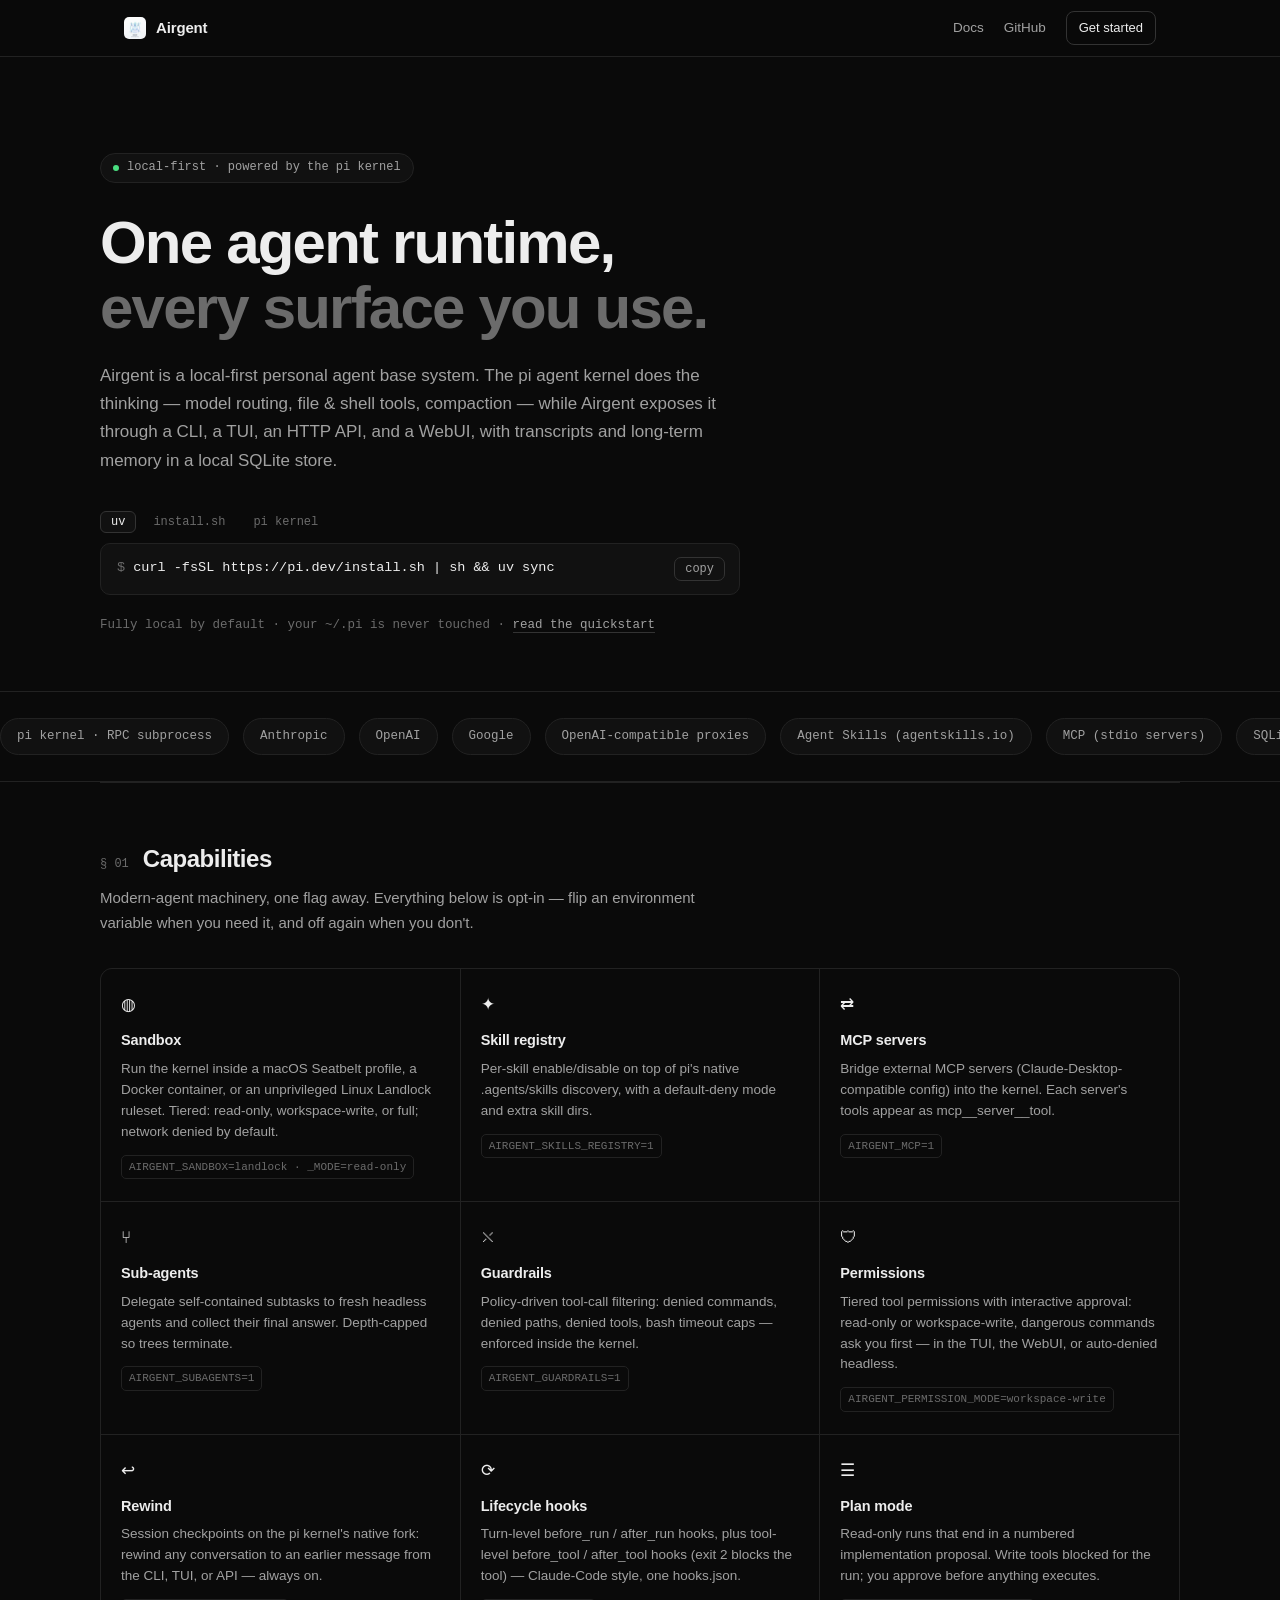
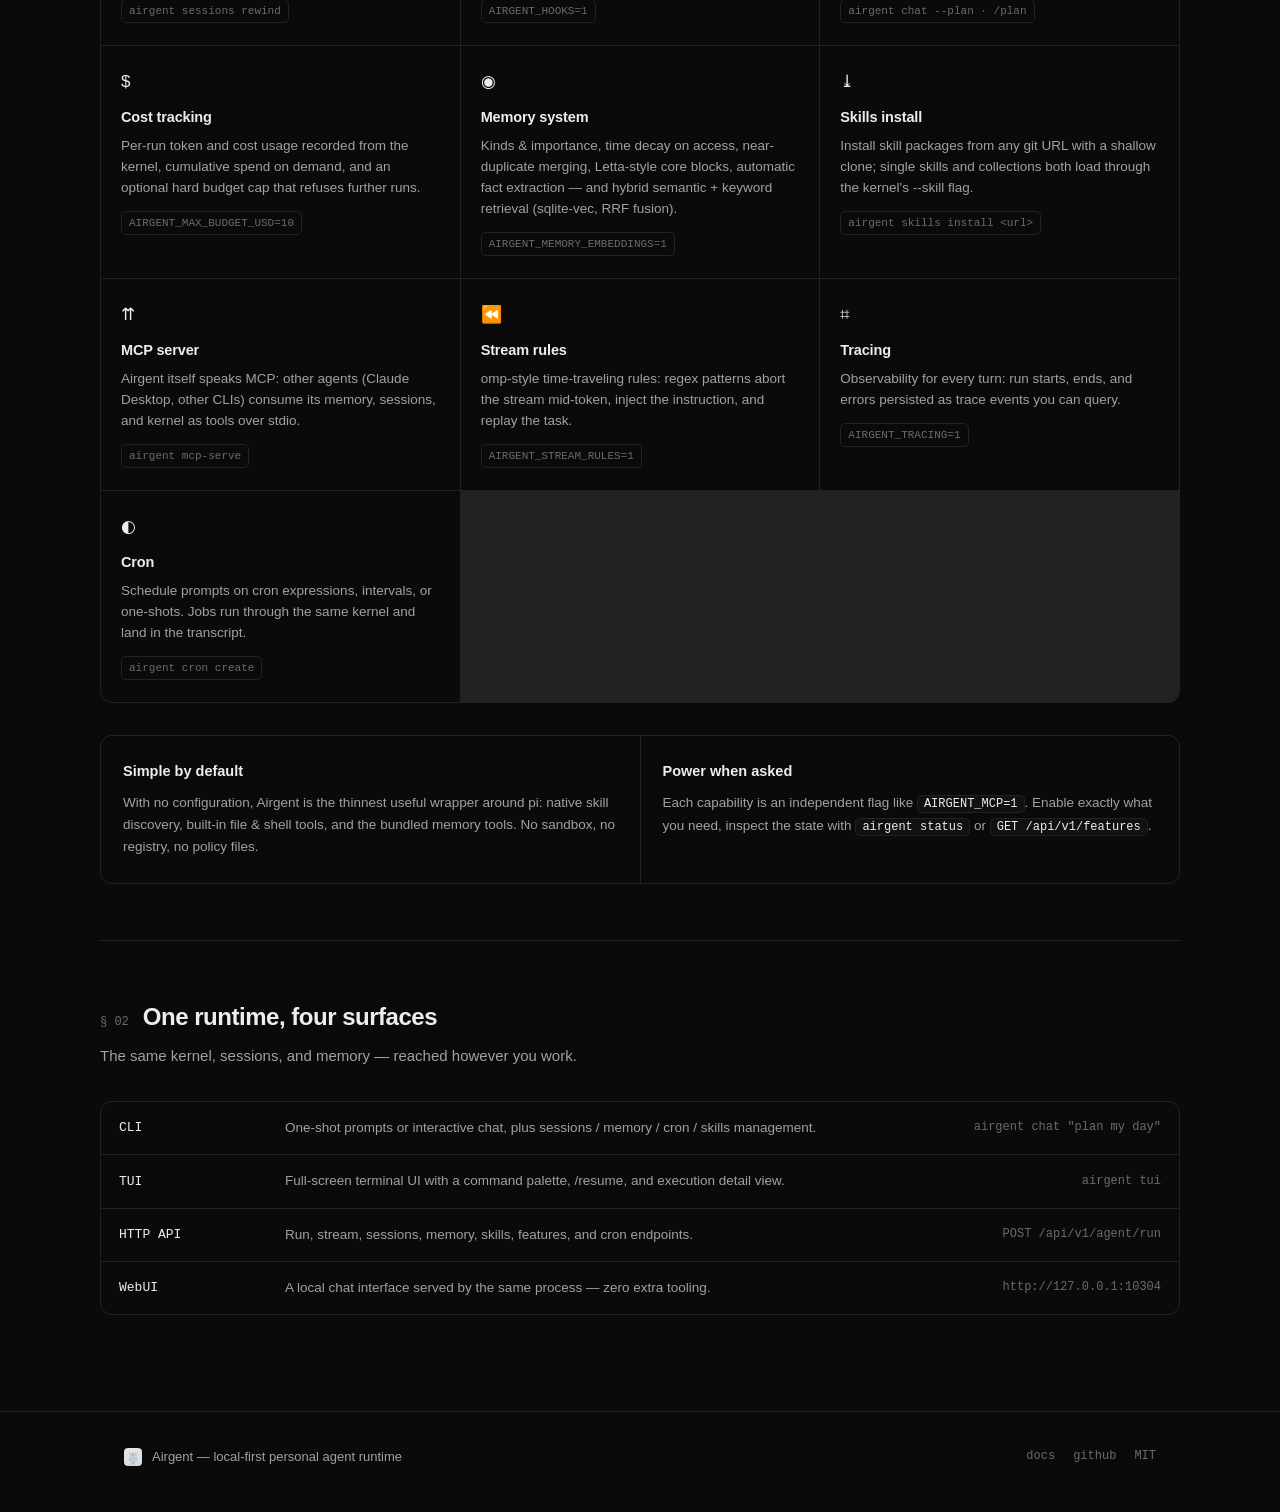
<file: site/index.html>
<!DOCTYPE html>
<html lang="en">
<head>
<meta charset="utf-8">
<meta name="viewport" content="width=device-width, initial-scale=1">
<title>Airgent — a local-first personal agent runtime</title>
<meta name="description" content="Airgent is a local-first personal agent runtime on the pi kernel: CLI, TUI, API, and WebUI over one local runtime, with opt-in sandbox, skills, MCP, subagents, guardrails, hooks, and an upgraded memory system.">
<link rel="icon" type="image/png" href="assets/airgent.png">
<link rel="stylesheet" href="assets/style.css">
</head>
<body>

<nav class="nav">
  <div class="nav-inner">
    <a class="brand" href="index.html"><img src="assets/airgent.png" alt="">Airgent</a>
    <div class="nav-spacer"></div>
    <a class="nav-link" href="docs.html">Docs</a>
    <a class="nav-link" href="https://github.com/Holidayrabbit/Airgent">GitHub</a>
    <a class="nav-cta" href="docs.html#/quickstart">Get started</a>
  </div>
</nav>

<header class="hero container">
  <div class="hero-kicker"><span class="dot"></span>local-first · powered by the pi kernel</div>
  <h1>One agent runtime,<br><span class="dim">every surface you use.</span></h1>
  <p class="sub">
    Airgent is a local-first personal agent base system. The pi agent kernel does the
    thinking — model routing, file &amp; shell tools, compaction — while Airgent exposes it
    through a CLI, a TUI, an HTTP API, and a WebUI, with transcripts and long-term memory
    in a local SQLite store.
  </p>

  <div class="install">
    <div style="flex:1">
      <div class="install-tabs" role="tablist">
        <button class="active" data-tab="uv">uv</button>
        <button data-tab="script">install.sh</button>
        <button data-tab="pi">pi kernel</button>
      </div>
      <div class="install-cmd">
        <code><span class="dollar">$</span> <span id="install-text">curl -fsSL https://pi.dev/install.sh | sh &amp;&amp; uv sync</span></code>
        <button class="copy-btn" data-copy-target="install-text">copy</button>
      </div>
    </div>
  </div>

  <div class="hero-meta">
    Fully local by default · your <code>~/.pi</code> is never touched · <a href="docs.html#/quickstart">read the quickstart</a>
  </div>
</header>

<div class="eco" aria-hidden="true">
  <div class="eco-track" id="eco-track">
    <span class="chip">pi kernel · RPC subprocess</span>
    <span class="chip">Anthropic</span>
    <span class="chip">OpenAI</span>
    <span class="chip">Google</span>
    <span class="chip">OpenAI-compatible proxies</span>
    <span class="chip">Agent Skills (agentskills.io)</span>
    <span class="chip">MCP (stdio servers)</span>
    <span class="chip">SQLite · WAL</span>
    <span class="chip">macOS Seatbelt</span>
    <span class="chip">Docker</span>
    <span class="chip">FastAPI</span>
    <span class="chip">Typer CLI</span>
    <span class="chip">prompt-toolkit TUI</span>
  </div>
</div>

<section class="section container">
  <div class="section-head"><span class="section-num">§ 01</span><h2>Capabilities</h2></div>
  <p class="section-sub">
    Modern-agent machinery, one flag away. Everything below is opt-in — flip an
    environment variable when you need it, and off again when you don't.
  </p>
  <div class="grid">
    <div class="card">
      <div class="icon">◍</div>
      <h3>Sandbox</h3>
      <p>Run the kernel inside a macOS Seatbelt profile, a Docker container, or an unprivileged Linux Landlock ruleset. Tiered: read-only, workspace-write, or full; network denied by default.</p>
      <span class="flag">AIRGENT_SANDBOX=landlock · _MODE=read-only</span>
    </div>
    <div class="card">
      <div class="icon">✦</div>
      <h3>Skill registry</h3>
      <p>Per-skill enable/disable on top of pi's native .agents/skills discovery, with a default-deny mode and extra skill dirs.</p>
      <span class="flag">AIRGENT_SKILLS_REGISTRY=1</span>
    </div>
    <div class="card">
      <div class="icon">⇄</div>
      <h3>MCP servers</h3>
      <p>Bridge external MCP servers (Claude-Desktop-compatible config) into the kernel. Each server's tools appear as mcp__server__tool.</p>
      <span class="flag">AIRGENT_MCP=1</span>
    </div>
    <div class="card">
      <div class="icon">⑂</div>
      <h3>Sub-agents</h3>
      <p>Delegate self-contained subtasks to fresh headless agents and collect their final answer. Depth-capped so trees terminate.</p>
      <span class="flag">AIRGENT_SUBAGENTS=1</span>
    </div>
    <div class="card">
      <div class="icon">⛌</div>
      <h3>Guardrails</h3>
      <p>Policy-driven tool-call filtering: denied commands, denied paths, denied tools, bash timeout caps — enforced inside the kernel.</p>
      <span class="flag">AIRGENT_GUARDRAILS=1</span>
    </div>
    <div class="card">
      <div class="icon">🛡</div>
      <h3>Permissions</h3>
      <p>Tiered tool permissions with interactive approval: read-only or workspace-write, dangerous commands ask you first — in the TUI, the WebUI, or auto-denied headless.</p>
      <span class="flag">AIRGENT_PERMISSION_MODE=workspace-write</span>
    </div>
    <div class="card">
      <div class="icon">↩</div>
      <h3>Rewind</h3>
      <p>Session checkpoints on the pi kernel's native fork: rewind any conversation to an earlier message from the CLI, TUI, or API — always on.</p>
      <span class="flag">airgent sessions rewind</span>
    </div>
    <div class="card">
      <div class="icon">⟳</div>
      <h3>Lifecycle hooks</h3>
      <p>Turn-level before_run / after_run hooks, plus tool-level before_tool / after_tool hooks (exit 2 blocks the tool) — Claude-Code style, one hooks.json.</p>
      <span class="flag">AIRGENT_HOOKS=1</span>
    </div>
    <div class="card">
      <div class="icon">☰</div>
      <h3>Plan mode</h3>
      <p>Read-only runs that end in a numbered implementation proposal. Write tools blocked for the run; you approve before anything executes.</p>
      <span class="flag">airgent chat --plan · /plan</span>
    </div>
    <div class="card">
      <div class="icon">$</div>
      <h3>Cost tracking</h3>
      <p>Per-run token and cost usage recorded from the kernel, cumulative spend on demand, and an optional hard budget cap that refuses further runs.</p>
      <span class="flag">AIRGENT_MAX_BUDGET_USD=10</span>
    </div>
    <div class="card">
      <div class="icon">◉</div>
      <h3>Memory system</h3>
      <p>Kinds &amp; importance, time decay on access, near-duplicate merging, Letta-style core blocks, automatic fact extraction — and hybrid semantic + keyword retrieval (sqlite-vec, RRF fusion).</p>
      <span class="flag">AIRGENT_MEMORY_EMBEDDINGS=1</span>
    </div>
    <div class="card">
      <div class="icon">⤓</div>
      <h3>Skills install</h3>
      <p>Install skill packages from any git URL with a shallow clone; single skills and collections both load through the kernel's --skill flag.</p>
      <span class="flag">airgent skills install &lt;url&gt;</span>
    </div>
    <div class="card">
      <div class="icon">⇈</div>
      <h3>MCP server</h3>
      <p>Airgent itself speaks MCP: other agents (Claude Desktop, other CLIs) consume its memory, sessions, and kernel as tools over stdio.</p>
      <span class="flag">airgent mcp-serve</span>
    </div>
    <div class="card">
      <div class="icon">⏪</div>
      <h3>Stream rules</h3>
      <p>omp-style time-traveling rules: regex patterns abort the stream mid-token, inject the instruction, and replay the task.</p>
      <span class="flag">AIRGENT_STREAM_RULES=1</span>
    </div>
    <div class="card">
      <div class="icon">⌗</div>
      <h3>Tracing</h3>
      <p>Observability for every turn: run starts, ends, and errors persisted as trace events you can query.</p>
      <span class="flag">AIRGENT_TRACING=1</span>
    </div>
    <div class="card">
      <div class="icon">◐</div>
      <h3>Cron</h3>
      <p>Schedule prompts on cron expressions, intervals, or one-shots. Jobs run through the same kernel and land in the transcript.</p>
      <span class="flag">airgent cron create</span>
    </div>
  </div>

  <div class="optin">
    <div>
      <h3>Simple by default</h3>
      <p>With no configuration, Airgent is the thinnest useful wrapper around pi: native skill discovery, built-in file &amp; shell tools, and the bundled memory tools. No sandbox, no registry, no policy files.</p>
    </div>
    <div>
      <h3>Power when asked</h3>
      <p>Each capability is an independent flag like <code class="inline">AIRGENT_MCP=1</code>. Enable exactly what you need, inspect the state with <code class="inline">airgent status</code> or <code class="inline">GET /api/v1/features</code>.</p>
    </div>
  </div>
</section>

<section class="section container">
  <div class="section-head"><span class="section-num">§ 02</span><h2>One runtime, four surfaces</h2></div>
  <p class="section-sub">The same kernel, sessions, and memory — reached however you work.</p>
  <div class="surfaces">
    <div class="surfaces-row"><span class="name">CLI</span><span class="desc">One-shot prompts or interactive chat, plus sessions / memory / cron / skills management.</span><span class="cmd">airgent chat "plan my day"</span></div>
    <div class="surfaces-row"><span class="name">TUI</span><span class="desc">Full-screen terminal UI with a command palette, /resume, and execution detail view.</span><span class="cmd">airgent tui</span></div>
    <div class="surfaces-row"><span class="name">HTTP API</span><span class="desc">Run, stream, sessions, memory, skills, features, and cron endpoints.</span><span class="cmd">POST /api/v1/agent/run</span></div>
    <div class="surfaces-row"><span class="name">WebUI</span><span class="desc">A local chat interface served by the same process — zero extra tooling.</span><span class="cmd">http://127.0.0.1:10304</span></div>
  </div>
</section>

<footer>
  <div class="container footer-inner">
    <div class="left"><img src="assets/airgent.png" alt="">Airgent — local-first personal agent runtime</div>
    <div class="right">
      <a href="docs.html">docs</a>
      <a href="https://github.com/Holidayrabbit/Airgent">github</a>
      <span>MIT</span>
    </div>
  </div>
</footer>

<script src="assets/main.js"></script>
</body>
</html>
</file>
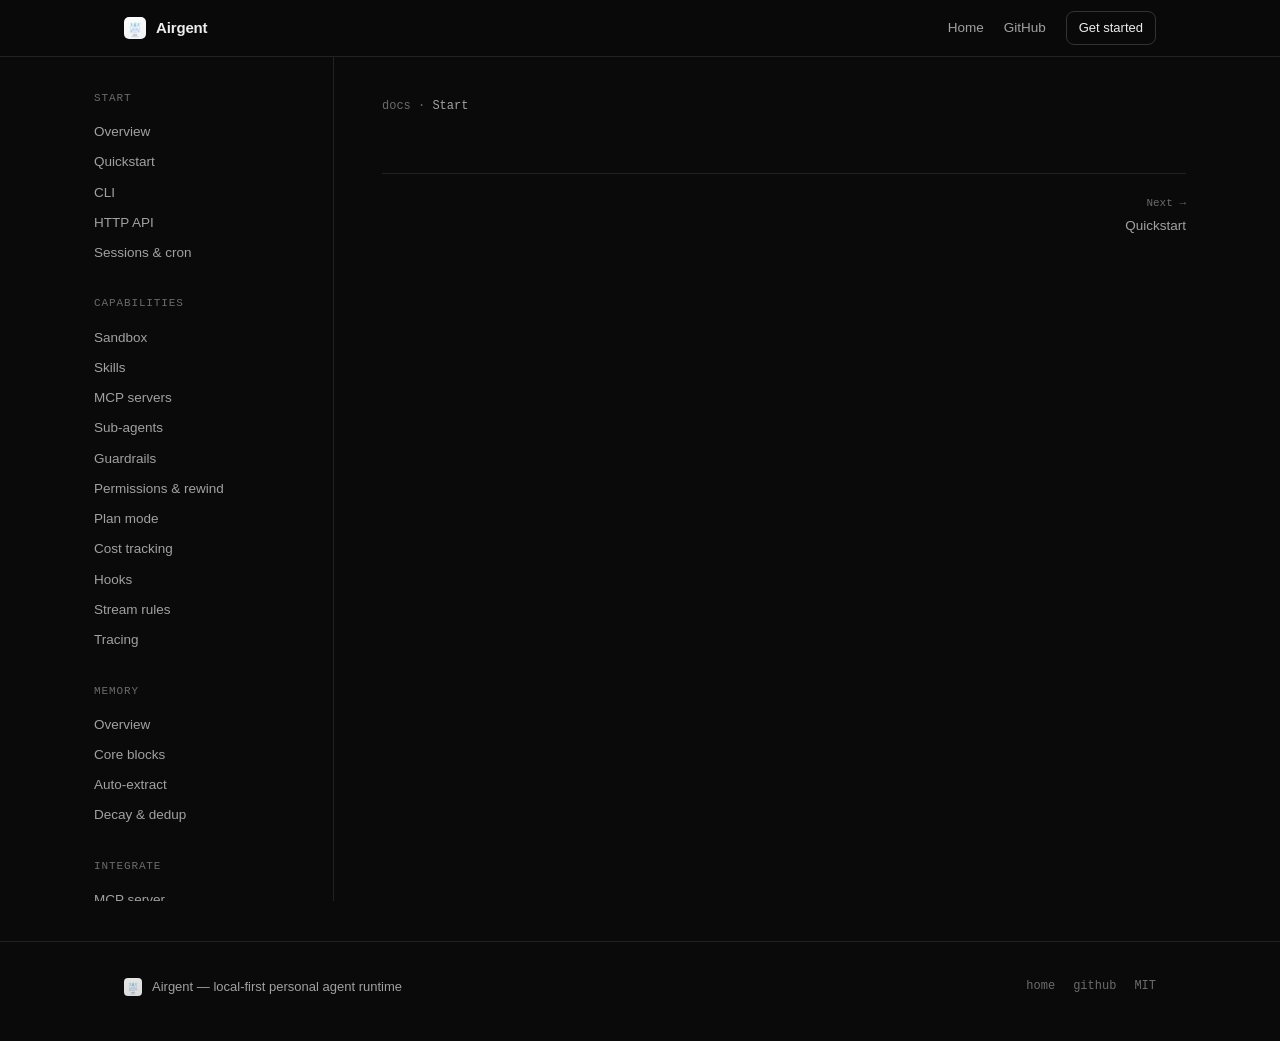
<file: site/docs.html>
<!DOCTYPE html>
<html lang="en">
<head>
<meta charset="utf-8">
<meta name="viewport" content="width=device-width, initial-scale=1">
<title>Docs — Airgent</title>
<meta name="description" content="Airgent documentation: quickstart, CLI, API, sandbox, skills, MCP, subagents, guardrails, hooks, memory system, and configuration reference.">
<link rel="icon" type="image/png" href="assets/airgent.png">
<link rel="stylesheet" href="assets/style.css">
</head>
<body>

<nav class="nav">
  <div class="nav-inner">
    <a class="brand" href="index.html"><img src="assets/airgent.png" alt="">Airgent</a>
    <div class="nav-spacer"></div>
    <a class="nav-link" href="index.html">Home</a>
    <a class="nav-link" href="https://github.com/Holidayrabbit/Airgent">GitHub</a>
    <a class="nav-cta" href="docs.html#/quickstart">Get started</a>
  </div>
</nav>

<div class="docs-shell">

  <aside class="sidebar" id="sidebar">
    <div class="group">
      <div class="group-label">Start</div>
      <div class="links">
        <a href="#/overview" data-page="overview">Overview</a>
        <a href="#/quickstart" data-page="quickstart">Quickstart</a>
        <a href="#/cli" data-page="cli">CLI</a>
        <a href="#/api" data-page="api">HTTP API</a>
        <a href="#/sessions" data-page="sessions">Sessions &amp; cron</a>
      </div>
    </div>
    <div class="group">
      <div class="group-label">Capabilities</div>
      <div class="links">
        <a href="#/sandbox" data-page="sandbox">Sandbox</a>
        <a href="#/skills" data-page="skills">Skills</a>
        <a href="#/mcp" data-page="mcp">MCP servers</a>
        <a href="#/subagents" data-page="subagents">Sub-agents</a>
        <a href="#/guardrails" data-page="guardrails">Guardrails</a>
        <a href="#/permissions" data-page="permissions">Permissions &amp; rewind</a>
        <a href="#/plan" data-page="plan">Plan mode</a>
        <a href="#/cost" data-page="cost">Cost tracking</a>
        <a href="#/hooks" data-page="hooks">Hooks</a>
        <a href="#/stream-rules" data-page="stream-rules">Stream rules</a>
        <a href="#/tracing" data-page="tracing">Tracing</a>
      </div>
    </div>
    <div class="group">
      <div class="group-label">Memory</div>
      <div class="links">
        <a href="#/memory" data-page="memory">Overview</a>
        <a href="#/core-blocks" data-page="core-blocks">Core blocks</a>
        <a href="#/auto-extract" data-page="auto-extract">Auto-extract</a>
        <a href="#/decay" data-page="decay">Decay &amp; dedup</a>
      </div>
    </div>
    <div class="group">
      <div class="group-label">Integrate</div>
      <div class="links">
        <a href="#/mcp-server" data-page="mcp-server">MCP server</a>
      </div>
    </div>
    <div class="group">
      <div class="group-label">Reference</div>
      <div class="links">
        <a href="#/configuration" data-page="configuration">Configuration</a>
        <a href="#/architecture" data-page="architecture">Architecture</a>
        <a href="#/faq" data-page="faq">FAQ</a>
      </div>
    </div>
  </aside>

  <main class="docs-main">
    <div class="crumb">docs · <b id="crumb-group">Start</b></div>

    <!-- ============================== START ============================== -->
    <section class="doc-page" data-page="overview" data-group="Start">
      <div class="eyebrow">§ start / 01</div>
      <h1>Overview</h1>
      <p><strong>Airgent</strong> is a local-first personal agent runtime. One runtime is exposed through a CLI, a TUI, an HTTP API, and a WebUI.</p>
      <p>The agent brain is the <strong>pi kernel</strong> (<code class="inline">@earendil-works/pi-coding-agent</code>). Airgent spawns one <code class="inline">pi --mode rpc</code> subprocess per session and speaks its JSONL protocol over stdin/stdout. pi owns model routing (15+ providers and OpenAI-compatible proxies), file &amp; shell tools, skill discovery, and session trees. Airgent keeps short-term transcripts and long-term memory in a local SQLite store, persists pi conversations locally, and never touches your own <code class="inline">~/.pi</code>.</p>

      <h2>Design stance</h2>
      <ul>
        <li><strong>Local-first.</strong> Data lives in <code class="inline">~/.airgent/</code>; SQLite with WAL; no cloud service in the loop.</li>
        <li><strong>Simple by default.</strong> With zero configuration Airgent is the thinnest useful wrapper around pi.</li>
        <li><strong>Power when asked.</strong> Sandbox, skill registry, MCP, sub-agents, guardrails, hooks, memory upgrades, and tracing are independent opt-in flags.</li>
      </ul>

      <h2>What's in the box</h2>
      <ul>
        <li>Four surfaces over one kernel: <a href="#/cli" style="text-decoration:underline">CLI</a>, full-screen TUI, <a href="#/api" style="text-decoration:underline">HTTP API</a>, and a static WebUI.</li>
        <li>A memory system with kinds, importance, decay, dedup, core blocks, and auto-extraction.</li>
        <li>A cron scheduler that fires prompts through the same kernel.</li>
        <li>An opt-in capability layer: <a href="#/sandbox" style="text-decoration:underline">sandbox</a>, <a href="#/skills" style="text-decoration:underline">skills</a>, <a href="#/mcp" style="text-decoration:underline">MCP</a>, <a href="#/subagents" style="text-decoration:underline">sub-agents</a>, <a href="#/guardrails" style="text-decoration:underline">guardrails</a>, <a href="#/hooks" style="text-decoration:underline">hooks</a>, <a href="#/tracing" style="text-decoration:underline">tracing</a>.</li>
      </ul>
      <div class="callout"><b>Check what's enabled</b> — run <code class="inline">airgent status</code> locally, or <code class="inline">GET /api/v1/features</code> over HTTP.</div>
    </section>

    <section class="doc-page" data-page="quickstart" data-group="Start">
      <div class="eyebrow">§ start / 02</div>
      <h1>Quickstart</h1>
      <p>From clone to a running agent in three steps.</p>

      <h2>1 · Install the pi kernel (once)</h2>
      <pre class="block">curl -fsSL https://pi.dev/install.sh | sh
<span class="c"># or: npm install -g --ignore-scripts @earendil-works/pi-coding-agent</span></pre>

      <h2>2 · Configure</h2>
      <pre class="block">uv sync
cp .env.example .env
<span class="c"># set OPENAI_API_KEY, optionally OPENAI_BASE_URL for a proxy</span></pre>

      <h2>3 · Run</h2>
      <pre class="block">uv run airgent serve --reload    <span class="c"># API + WebUI on http://127.0.0.1:10304</span>
uv run airgent chat "plan my day"
airgent tui</pre>

      <h2>Global install</h2>
      <p>No manual virtualenv needed for normal use:</p>
      <pre class="block">sh scripts/install.sh
airgent serve</pre>

      <h2>First conversation</h2>
      <pre class="block">curl -X POST http://127.0.0.1:10304/api/v1/agent/run \
  -H 'Content-Type: application/json' \
  -d '{"input": "Summarize what the Airgent project does"}'</pre>
      <p>Open <code class="inline">http://127.0.0.1:10304</code> for the WebUI. Sessions appear in <code class="inline">airgent sessions list</code>; memory in <code class="inline">airgent memory list</code>.</p>
    </section>

    <section class="doc-page" data-page="cli" data-group="Start">
      <div class="eyebrow">§ start / 03</div>
      <h1>CLI</h1>
      <p>Airgent is driven by a Typer CLI. Every command works without the server running.</p>

      <h2>Chat</h2>
      <pre class="block">airgent chat "give me today's plan"   <span class="c"># one-shot</span>
airgent chat                          <span class="c"># interactive; /exit, /new</span>
airgent tui                           <span class="c"># full-screen TUI</span></pre>
      <p>Inside the TUI: <code class="inline">Enter</code> sends, <code class="inline">/</code> opens the command palette, <code class="inline">/resume</code> restores a session, <code class="inline">Ctrl-O</code> toggles execution detail.</p>

      <h2>Sessions</h2>
      <pre class="block">airgent sessions list
airgent sessions show &lt;session-id&gt;
airgent sessions delete &lt;session-id&gt;</pre>

      <h2>Memory</h2>
      <pre class="block">airgent memory list
airgent memory search "uv python"
airgent memory add "Prefers uv" --tags python,tooling --kind preference --importance 0.9
airgent memory blocks
airgent memory set-block persona "Concise and blunt"
airgent memory delete-block persona</pre>

      <h2>Cron</h2>
      <pre class="block">airgent cron create nightly-plan --input "Plan tomorrow" --schedule-kind cron --schedule-value "0 21 * * *"
airgent cron list
airgent cron trigger &lt;job-id&gt;
airgent cron pause / resume / delete &lt;job-id&gt;</pre>

      <h2>Capabilities</h2>
      <pre class="block">airgent status                <span class="c"># config + enabled features</span>
airgent sandbox               <span class="c"># effective sandbox provider</span>
airgent skills list
airgent skills enable|disable &lt;name&gt;
airgent skills mode deny_all
airgent skills add-dir ~/more-skills</pre>
    </section>

    <section class="doc-page" data-page="api" data-group="Start">
      <div class="eyebrow">§ start / 04</div>
      <h1>HTTP API</h1>
      <p>Served by the same process as the WebUI, under <code class="inline">/api/v1</code>.</p>

      <h2>Agent</h2>
      <pre class="block">POST /api/v1/agent/run      <span class="c"># blocking run</span>
POST /api/v1/agent/stream   <span class="c"># NDJSON progress stream</span>
GET  /api/v1/agent/available</pre>
      <pre class="block">curl -X POST http://127.0.0.1:10304/api/v1/agent/stream \
  -H 'Content-Type: application/json' \
  -d '{"input": "Refactor the README", "session_id": null}'</pre>
      <p>The stream emits progress events — <code class="inline">status</code>, <code class="inline">thinking</code>, <code class="inline">tool</code>, <code class="inline">tool_output</code>, <code class="inline">message</code>, <code class="inline">completed</code>, <code class="inline">error</code> — one JSON object per line.</p>

      <h2>Data</h2>
      <table class="tbl">
        <tr><th>Endpoint</th><th>Purpose</th></tr>
        <tr><td><code>GET/POST /memories</code></td><td>List / create memories (supports <code>kind</code>, <code>importance</code>)</td></tr>
        <tr><td><code>GET /memories/search</code></td><td>Ranked keyword search</td></tr>
        <tr><td><code>GET/PUT/DELETE /memories/blocks</code></td><td>Core memory blocks</td></tr>
        <tr><td><code>GET /sessions</code> · <code>GET /sessions/{id}</code></td><td>Session list and transcript</td></tr>
        <tr><td><code>GET/POST /cron</code> + pause/resume/trigger</td><td>Scheduled jobs</td></tr>
        <tr><td><code>GET /skills</code> · <code>POST /skills/{name}/enable|disable</code></td><td>Skill registry</td></tr>
        <tr><td><code>GET /features</code></td><td>Enabled capability report</td></tr>
      </table>
    </section>

    <section class="doc-page" data-page="sessions" data-group="Start">
      <div class="eyebrow">§ start / 05</div>
      <h1>Sessions &amp; cron</h1>

      <h2>Sessions</h2>
      <p>Each Airgent session maps to one pi session file under <code class="inline">~/.airgent/pi/sessions</code> (the binding is stored in SQLite, table <code class="inline">kernel_sessions</code>). Later runs resume the same pi conversation, preserving tool history and compaction. Airgent additionally mirrors user/assistant transcripts into its own database for listing and search.</p>
      <p>Pass <code class="inline">session_id</code> in an API request (or <code class="inline">--session</code> on the CLI) to continue a conversation; omit it to start a new one and the id comes back in the response.</p>

      <h2>Cron</h2>
      <p>Scheduled prompts run through the same runner and land in the transcript as <code class="inline">[CRON &lt;name&gt;]</code> system entries.</p>
      <ul>
        <li><strong>schedule kinds:</strong> <code class="inline">cron</code> (5-field expression), <code class="inline">interval</code> (seconds), <code class="inline">once</code> (one-shot).</li>
        <li>A background loop polls every 30s; <code class="inline">airgent cron trigger</code> fires immediately.</li>
        <li>One-shots disable themselves after running.</li>
      </ul>
    </section>

    <!-- ========================= CAPABILITIES ========================= -->
    <section class="doc-page" data-page="sandbox" data-group="Capabilities">
      <div class="eyebrow">§ capabilities / 01</div>
      <h1>Sandbox</h1>
      <p>Run the pi kernel subprocess inside a sandbox so every tool the agent executes — bash, file edits, extensions — inherits the confinement. Off by default.</p>
      <pre class="block">export AIRGENT_SANDBOX=seatbelt   <span class="c"># macOS</span>
<span class="c"># or</span>
export AIRGENT_SANDBOX=docker     <span class="c"># any host with Docker</span>
airgent sandbox                   <span class="c"># print the effective provider</span></pre>

      <h2>seatbelt (macOS, recommended)</h2>
      <p>Airgent renders a <code class="inline">sandbox-exec</code> profile to <code class="inline">~/.airgent/pi/agent/sandbox.sb</code> and launches pi behind <code class="inline">/usr/bin/sandbox-exec -f</code>. In <code class="inline">read-only</code> the workspace write subpath is omitted; in <code class="inline">full</code> the write filter is dropped.</p>
      <ul>
        <li>Deny-by-default; system paths remain readable.</li>
        <li>Writes confined per the <strong>mode tier</strong> plus <code class="inline">~/.airgent</code>, <code class="inline">/private/tmp</code>, <code class="inline">/private/var/folders</code>.</li>
        <li>Network denied unless <code class="inline">AIRGENT_SANDBOX_NETWORK=1</code>.</li>
      </ul>

      <h2>landlock (Linux ≥ 5.13, zero dependencies)</h2>
      <p>Unprivileged kernel sandboxing with no helper binary: Airgent re-execs the kernel through <code class="inline">python -m app.sandbox.landlock --root DIR -- pi ...</code>, which installs a Landlock ruleset (write rights only under the allowed roots) and then execs pi, covering the kernel and everything it spawns. Landlock governs the filesystem only; network is not covered by this provider.</p>

      <h2>docker (experimental)</h2>
      <p>The kernel runs as <code class="inline">docker run --rm -i</code> with the workspace and <code class="inline">~/.airgent</code> bind-mounted at their host paths (<code class="inline">:ro</code> on the workspace in <code class="inline">read-only</code>), <code class="inline">--network none</code> by default, plus a whitelist of environment variables.</p>
      <pre class="block">FROM node:20-bookworm-slim
RUN apt-get update &amp;&amp; apt-get install -y --no-install-recommends python3 \
    &amp;&amp; rm -rf /var/lib/apt/lists/*
RUN npm install -g --ignore-scripts @earendil-works/pi-coding-agent</pre>
      <div class="callout"><b>Image requirements</b> — Node.js, a global <code class="inline">pi</code> install, and Python 3 (for the memory extension CLI). The container also needs the Airgent package importable; mount or bake the repo in.</div>
    </section>

    <section class="doc-page" data-page="skills" data-group="Capabilities">
      <div class="eyebrow">§ capabilities / 02</div>
      <h1>Skills</h1>
      <p>pi discovers skills natively: <code class="inline">.agents/skills/</code> in the workspace and <code class="inline">~/.agents/skills/</code> for user skills, scanned recursively for <code class="inline">SKILL.md</code> (the <a href="https://agentskills.io" style="text-decoration:underline">Agent Skills</a> format). Only name and description enter the system prompt; the body is read on demand.</p>

      <h2>Skill registry (opt-in)</h2>
      <p>Set <code class="inline">AIRGENT_SKILLS_REGISTRY=1</code> to add per-skill kill switches on top of native discovery:</p>
      <pre class="block">airgent skills list
airgent skills disable brave-search
airgent skills enable brave-search
airgent skills mode deny_all      <span class="c"># default-deny; enable only what you list</span>
airgent skills add-dir ~/more-skills</pre>
      <ul>
        <li>State lives in <code class="inline">~/.airgent/skills.json</code> (<code class="inline">mode</code> / <code class="inline">enabled</code> / <code class="inline">disabled</code> / <code class="inline">extra_dirs</code>).</li>
        <li>When the registry is enabled and something is actually filtered, Airgent writes a <code class="inline">skills</code> whitelist into the isolated agent dir's <code class="inline">settings.json</code> — your own <code class="inline">~/.pi</code> is never touched.</li>
        <li>Same control over HTTP: <code class="inline">GET /api/v1/skills</code>, <code class="inline">POST /api/v1/skills/{name}/enable|disable</code>.</li>
      </ul>
      <div class="callout"><b>Not a security boundary</b> — the registry controls which skills load. Use the sandbox and guardrails for hard isolation.</div>
    </section>

    <section class="doc-page" data-page="mcp" data-group="Capabilities">
      <div class="eyebrow">§ capabilities / 03</div>
      <h1>MCP servers</h1>
      <p>pi intentionally ships without MCP; Airgent adds it. With <code class="inline">AIRGENT_MCP=1</code>, the <code class="inline">airgent-mcp</code> extension reads a Claude-Desktop-compatible config, spawns each stdio server, performs the JSON-RPC handshake, and registers every remote tool as a pi tool named <code class="inline">mcp__&lt;server&gt;__&lt;tool&gt;</code>.</p>

      <h2>Config</h2>
      <p>Defaults to <code class="inline">~/.airgent/mcp.json</code> (override with <code class="inline">AIRGENT_MCP_CONFIG</code>). Airgent creates an empty template on first run:</p>
      <pre class="block">{
  "mcpServers": {
    "filesystem": {
      "command": "npx",
      "args": ["-y", "@modelcontextprotocol/server-filesystem", "/tmp"]
    }
  }
}</pre>

      <h2>Notes</h2>
      <ul>
        <li>stdio servers only (command + args + optional env).</li>
        <li>Tool schemas come from the server's <code class="inline">tools/list</code>; calls proxy through <code class="inline">tools/call</code>.</li>
        <li>Startup timeout 15s per server; a failing server surfaces as an extension error, not a crash.</li>
      </ul>
    </section>

    <section class="doc-page" data-page="subagents" data-group="Capabilities">
      <div class="eyebrow">§ capabilities / 04</div>
      <h1>Sub-agents</h1>
      <p>With <code class="inline">AIRGENT_SUBAGENTS=1</code> the kernel gains a <code class="inline">spawn_subagent</code> tool: the root agent delegates a self-contained subtask to a fresh headless <code class="inline">pi --mode rpc --no-session</code> process and receives its final answer.</p>
      <pre class="block">spawn_subagent(
  task: "Audit tests/ for flaky patterns and list them",
  timeout_seconds: 300   <span class="c"># optional, 10–900</span>
)</pre>
      <h2>Behavior</h2>
      <ul>
        <li>Sub-agents see <strong>only</strong> the <code class="inline">task</code> text — put all needed context into it.</li>
        <li>Depth-capped: children carry <code class="inline">AIRGENT_SUBAGENT_DEPTH</code>; the tool refuses beyond <code class="inline">AIRGENT_SUBAGENTS_MAX_DEPTH</code> (1–3), so delegation trees terminate.</li>
        <li>Model defaults to your default model; override with <code class="inline">AIRGENT_SUBAGENTS_MODEL</code>.</li>
      </ul>
      <div class="callout"><b>Good fits</b> — research sweeps, bulk refactors, well-scoped parallelizable work. Not for stateful edits that need this conversation's context.</div>
    </section>

    <section class="doc-page" data-page="guardrails" data-group="Capabilities">
      <div class="eyebrow">§ capabilities / 05</div>
      <h1>Guardrails</h1>
      <p>With <code class="inline">AIRGENT_GUARDRAILS=1</code>, a policy file decides which tool calls are blocked before execution — enforced inside the kernel via the <code class="inline">tool_call</code> hook.</p>
      <p>Config defaults to <code class="inline">~/.airgent/guardrails.json</code> (override with <code class="inline">AIRGENT_GUARDRAILS_CONFIG</code>). Airgent writes a sensible default on first run:</p>
      <pre class="block">{
  "denied_tools": [],
  "denied_commands": ["rm\\s+-rf\\s+/", "sudo\\s"],
  "denied_paths": ["(^|/)\\.env$", "secrets/"],
  "max_bash_timeout": 300,
  "message": "Blocked by Airgent guardrails policy"
}</pre>
      <ul>
        <li><code class="inline">denied_commands</code> — regexes matched against bash commands.</li>
        <li><code class="inline">denied_paths</code> — regexes matched against read/write/edit paths.</li>
        <li><code class="inline">denied_tools</code> — tool names blocked outright.</li>
        <li><code class="inline">max_bash_timeout</code> — seconds; 0 disables the check.</li>
      </ul>
      <p>Blocked calls return the policy message to the model as the tool error, so it can adapt instead of crashing.</p>
    </section>

    <section class="doc-page" data-page="permissions" data-group="Capabilities">
      <div class="eyebrow">§ capabilities / 06</div>
      <h1>Permissions &amp; rewind</h1>

      <h2>Permission tiers</h2>
      <p>Tiered tool permissions, off by default. Enable with <code class="inline">AIRGENT_PERMISSION_MODE</code>:</p>
      <table class="tbl">
        <tr><th>Mode</th><th>Behavior</th></tr>
        <tr><td><code>off</code> (default)</td><td>No checks — the plain pi wrapper</td></tr>
        <tr><td><code>read-only</code></td><td>write/edit/bash blocked outright (plan-mode style)</td></tr>
        <tr><td><code>workspace-write</code></td><td>Edits confined to the workspace + <code class="inline">~/.airgent</code>; dangerous bash commands ask first</td></tr>
      </table>
      <p>Ask/deny command patterns live in <code class="inline">~/.airgent/permissions.json</code> (empty lists = built-in patterns: <code class="inline">sudo</code>, <code class="inline">rm -rf</code>, <code class="inline">git push</code>, package installs, <code class="inline">curl | sh</code> ask; <code class="inline">rm -rf /</code>, <code class="inline">mkfs</code> deny).</p>

      <h2>How approval reaches you</h2>
      <ul>
        <li><strong>TUI</strong> — the prompt appears in the execution log; press <code class="inline">y</code> to allow, <code class="inline">n</code> to deny.</li>
        <li><strong>WebUI</strong> — a confirm dialog; the answer POSTs to <code class="inline">/api/v1/agent/permission</code>.</li>
        <li><strong>Headless</strong> (one-shot CLI, cron, <code class="inline">/agent/run</code>) — auto-denied.</li>
        <li><strong>Timeout</strong> — unanswered prompts are denied after <code class="inline">AIRGENT_PERMISSION_TIMEOUT</code> seconds (default 600).</li>
      </ul>
      <div class="callout"><b>Approvals ride the kernel's own UI protocol</b> — the permission extension calls pi's <code class="inline">ctx.ui.confirm</code>, which blocks the tool until a surface answers. No polling, no side channel.</div>

      <h2>Rewind (checkpoints)</h2>
      <p>Always on, built on the pi kernel's native fork. Rewinding forks the conversation at an earlier user message; the transcript mirror is rebuilt from the forked branch.</p>
      <pre class="block">airgent sessions rewind &lt;session-id&gt;              <span class="c"># numbered picker</span>
airgent sessions rewind &lt;session-id&gt; --entry-id &lt;id&gt;
<span class="c"># TUI: /rewind opens a searchable palette</span>
curl -X POST .../api/v1/sessions/&lt;id&gt;/rewind -d '{"entry_id": "..."}'</pre>
      <p>Rewind restores the <strong>conversation</strong>; files already written by the agent are not reverted.</p>
    </section>

    <section class="doc-page" data-page="plan" data-group="Capabilities">
      <div class="eyebrow">§ capabilities / 07</div>
      <h1>Plan mode</h1>
      <p>Read-only runs that end in a proposal — the Claude Code / OpenCode pattern. Always available:</p>
      <pre class="block">airgent chat "design the auth flow" --plan   <span class="c"># CLI</span>
/plan design the auth flow                   <span class="c"># TUI</span>
{"input": "...", "plan": true}               <span class="c"># API</span></pre>
      <p>A plan run does three things:</p>
      <ul>
        <li>The kernel spawns with <code class="inline">AIRGENT_RUN_MODE=plan</code>; when the permission extension is active it enforces <strong>read-only</strong> for that process (write/edit/bash blocked).</li>
        <li>The prompt is prefixed with explicit plan-mode instructions: investigate, then present a numbered implementation plan with risks and open questions.</li>
        <li>Plan runs live in the same session tree — approve by sending a normal (non-plan) message afterwards, and the agent executes against the plan it just wrote.</li>
      </ul>
      <div class="callout"><b>Permission tiers still apply</b> — with the tier <code class="inline">off</code>, plan mode relies on the prompt instructions only. For hard enforcement combine with <code class="inline">AIRGENT_PERMISSION_MODE=workspace-write</code>.</div>
    </section>

    <section class="doc-page" data-page="cost" data-group="Capabilities">
      <div class="eyebrow">§ capabilities / 08</div>
      <h1>Cost tracking</h1>
      <p>With <code class="inline">AIRGENT_COST_TRACKING=1</code>, every completed run records the kernel's <code class="inline">get_session_stats</code> snapshot — tokens in/out/total, cost in USD, context-window usage — as a <code class="inline">[usage]</code> system entry in the transcript (and a <code class="inline">usage</code> trace event).</p>
      <pre class="block">airgent cost
<span class="c"># Recorded spend: $0.4312</span>
<span class="c"># Budget cap:     $10.00  (4.3% used)</span></pre>
      <p>Set <code class="inline">AIRGENT_MAX_BUDGET_USD</code> (default 0 = off) for a hard cap: once cumulative recorded spend crosses it, further runs are refused with a clear <code class="inline">budget_exceeded</code> error (HTTP 402) until you raise the cap. The run-level stats also ride the API response's <code class="inline">context</code> object, so the WebUI and any API client can display them.</p>
    </section>

    <section class="doc-page" data-page="hooks" data-group="Capabilities">
      <div class="eyebrow">§ capabilities / 09</div>
      <h1>Hooks</h1>
      <p>Lifecycle hooks run external commands around agent turns. Off by default; config at <code class="inline">~/.airgent/hooks.json</code> (override with <code class="inline">AIRGENT_HOOKS_CONFIG</code>).</p>
      <pre class="block">{
  "hooks": {
    "before_run": [{ "command": "/path/to/check.sh", "timeout": 10 }],
    "after_run":  [{ "command": "/path/to/notify.sh", "timeout": 10 }]
  }
}</pre>
      <h2>Tool-level hooks</h2>
      <p>Declare <code class="inline">before_tool</code> / <code class="inline">after_tool</code> entries in the same file (Claude-Code PreToolUse/PostToolUse style) and Airgent additionally deploys a kernel-side extension: <code class="inline">before_tool</code> runs per tool call with <code class="inline">{tool, arguments}</code> on stdin and <strong>exit 2 blocks the tool</strong> (stdout becomes the reason shown to the model); <code class="inline">after_tool</code> receives <code class="inline">{tool, arguments, content, isError}</code> and is observational. The extension deploys only when those entries exist.</p>

      <h2>Conventions</h2>
      <ul>
        <li>Each hook receives the turn payload as JSON on <strong>stdin</strong> — <code class="inline">{input, session_id, agent_key}</code> before, plus <code class="inline">output</code> after.</li>
        <li>exit <code class="inline">0</code> — allow / success.</li>
        <li>exit <code class="inline">2</code> — (<code class="inline">before_run</code> only) <strong>veto the run</strong>; stdout becomes the reason.</li>
        <li>Anything else — failure is logged but does not block.</li>
      </ul>
      <pre class="block"><span class="c">#!/bin/sh</span>
payload=$(cat)
case "$payload" in *'"rm -rf"'*) echo "destructive input"; exit 2;; esac
exit 0</pre>
    </section>

    <section class="doc-page" data-page="stream-rules" data-group="Capabilities">
      <div class="eyebrow">§ capabilities / 10</div>
      <h1>Stream rules</h1>
      <p>omp-style <strong>time-traveling rules</strong>: regex patterns that abort the assistant stream mid-token, inject the instruction, and replay the task. Off by default (<code class="inline">AIRGENT_STREAM_RULES=1</code>).</p>
      <pre class="block"><span class="c"># ~/.airgent/stream-rules.json</span>
{
  "rules": [
    {
      "pattern": "rm\\s+-rf\\s+/",
      "instruction": "Never run destructive commands; propose a safe alternative."
    }
  ]
}</pre>
      <ul>
        <li>Matching runs against the accumulated assistant text as it streams; the kernel's <code class="inline">abort</code> fires the moment a rule matches.</li>
        <li>The task replays with a retry prompt carrying the rule instruction; up to <code class="inline">AIRGENT_STREAM_RULES_MAX_RETRIES</code> (default 2) replays per turn.</li>
        <li>Surfaces receive a <code class="inline">rule_triggered</code> progress event; with the flag off, behavior is unchanged.</li>
      </ul>
    </section>

    <section class="doc-page" data-page="tracing" data-group="Capabilities">
      <div class="eyebrow">§ capabilities / 11</div>
      <h1>Tracing</h1>
      <p>With <code class="inline">AIRGENT_TRACING=1</code>, every turn records trace events into SQLite (table <code class="inline">trace_events</code>):</p>
      <ul>
        <li><code class="inline">turn_start</code> — input, session, agent key</li>
        <li><code class="inline">turn_end</code> — output size</li>
        <li><code class="inline">turn_error</code> — kernel error text</li>
      </ul>
      <p>Read them from the store:</p>
      <pre class="block">uv run python -c "
from app.memory.store import LocalStore
from app.core.config import get_settings
store = LocalStore(get_settings().db_path)
for e in store.list_trace_events(limit=20):
    print(e['created_at'], e['kind'], e['session_id'])
"</pre>
    </section>

    <!-- ============================ MEMORY ============================ -->
    <section class="doc-page" data-page="memory" data-group="Memory">
      <div class="eyebrow">§ memory / 01</div>
      <h1>Memory system</h1>
      <p>Long-term memory lives in the same SQLite database as transcripts. Two model-facing tools are always available to the agent (via the bundled <code class="inline">airgent-memory</code> extension): <code class="inline">search_memory</code> and <code class="inline">remember_note</code>. Relevant hits are also injected into prompts automatically as an <code class="inline">&lt;airgent-context&gt;</code> block.</p>

      <h2>Records</h2>
      <p>Every memory carries:</p>
      <table class="tbl">
        <tr><th>Field</th><th>Meaning</th></tr>
        <tr><td><code>kind</code></td><td><code>fact | preference | profile | project | event</code></td></tr>
        <tr><td><code>importance</code></td><td>0.0–1.0 weight used by ranked search</td></tr>
        <tr><td><code>tags</code></td><td>Free-form, lower-cased</td></tr>
        <tr><td><code>access_count</code> / <code>last_accessed_at</code></td><td>Retrieval bookkeeping (feeds decay)</td></tr>
      </table>
      <pre class="block">airgent memory add "Ships on macOS arm64" --kind fact --importance 0.7</pre>

      <h2>Search</h2>
      <p>Keyword hits are ranked by <code class="inline">hits × (0.5 + importance)</code>, optionally multiplied by a decay factor (see <a href="#/decay" style="text-decoration:underline">Decay &amp; dedup</a>). Retrieval touches the record so hot memories stay hot.</p>

      <h2>Upgrade flags</h2>
      <table class="tbl">
        <tr><th>Flag</th><th>Effect</th></tr>
        <tr><td><code>AIRGENT_MEMORY_DEDUP=1</code></td><td>Near-duplicates are merged (token Jaccard ≥ 0.8)</td></tr>
        <tr><td><code>AIRGENT_MEMORY_DECAY_DAYS=N</code></td><td>Importance halves every N days without access</td></tr>
        <tr><td><code>AIRGENT_MEMORY_CORE_BLOCKS=1</code></td><td>Always-in-context blocks</td></tr>
        <tr><td><code>AIRGENT_MEMORY_AUTO_EXTRACT=1</code></td><td>Mine durable facts from user messages</td></tr>
      </table>
    </section>

    <section class="doc-page" data-page="core-blocks" data-group="Memory">
      <div class="eyebrow">§ memory / 02</div>
      <h1>Core blocks</h1>
      <p>Core memory blocks (Letta-style) are small named notes that are <strong>always in context</strong>. With <code class="inline">AIRGENT_MEMORY_CORE_BLOCKS=1</code>, every block is injected at the top of each prompt as <code class="inline">&lt;core-memory&gt;&lt;key&gt;…&lt;/key&gt;…&lt;/core-memory&gt;</code>.</p>
      <pre class="block">airgent memory set-block persona "Concise, blunt, code-first"
airgent memory set-block goals "Ship the Airgent v0.2 docs"
airgent memory blocks
airgent memory delete-block goals</pre>
      <p>HTTP equivalents: <code class="inline">GET/PUT/DELETE /api/v1/memories/blocks</code>.</p>
      <div class="callout"><b>Keep them small</b> — blocks are paid on every turn. Persona, current goals, and hard constraints are the classic uses.</div>
    </section>

    <section class="doc-page" data-page="auto-extract" data-group="Memory">
      <div class="eyebrow">§ memory / 03</div>
      <h1>Auto-extract</h1>
      <p>With <code class="inline">AIRGENT_MEMORY_AUTO_EXTRACT=1</code>, every user message is mined for durable facts before the run — mem0-style extraction with a deterministic multilingual pattern matcher, so it needs no extra model calls.</p>
      <table class="tbl">
        <tr><th>Pattern</th><th>Kind</th><th>Importance</th></tr>
        <tr><td>"记住…", "remember that…"</td><td><code>fact</code></td><td>0.8</td></tr>
        <tr><td>"我叫…", "my name is…"</td><td><code>profile</code></td><td>0.9</td></tr>
        <tr><td>"我喜欢…", "I prefer…"</td><td><code>preference</code></td><td>0.7</td></tr>
        <tr><td>"我正在开发…", "I'm working on…"</td><td><code>project</code></td><td>0.6</td></tr>
      </table>
      <p>Extracted facts are stored with the session as source and take part in ranked search immediately. At most five per message; duplicates are filtered within the message and (with dedup on) across the store.</p>
    </section>

    <section class="doc-page" data-page="decay" data-group="Memory">
      <div class="eyebrow">§ memory / 04</div>
      <h1>Decay &amp; dedup</h1>

      <h2>Time decay (Zep-flavored)</h2>
      <p>Set <code class="inline">AIRGENT_MEMORY_DECAY_DAYS=N</code> and a memory's effective weight halves for every N days since it was last accessed (<code class="inline">last_accessed_at</code>, falling back to <code class="inline">updated_at</code> / <code class="inline">created_at</code>):</p>
      <pre class="block">score = hits × (0.5 + importance) × 0.5 ^ (idle_days / N)</pre>
      <p>Searches touch what they return, so actively used memories never decay away. <code class="inline">0</code> (default) disables decay entirely.</p>

      <h2>Dedup</h2>
      <p>With <code class="inline">AIRGENT_MEMORY_DEDUP=1</code>, <code class="inline">add_memory</code> checks the store for an exact or near-duplicate (token Jaccard ≥ 0.8). On a hit it merges tags, bumps importance to the max, and refreshes the existing record instead of inserting a second copy — the memory id you get back is the original's.</p>
    </section>

    <!-- ========================== REFERENCE ========================== -->
    <section class="doc-page" data-page="mcp-server" data-group="Integrate">
      <div class="eyebrow">§ integrate / 01</div>
      <h1>MCP server</h1>
      <p>Airgent itself speaks MCP: <code class="inline">airgent mcp-serve</code> runs a stdio MCP server (JSON-RPC 2.0, newline-delimited) with zero extra dependencies, so Claude Desktop and other agents can use Airgent's memory, sessions, and kernel as tools.</p>
      <pre class="block">{
  "mcpServers": {
    "airgent": {
      "command": "uv",
      "args": ["--directory", "/path/to/Airgent", "run", "airgent", "mcp-serve"]
    }
  }
}</pre>
      <table class="tbl">
        <tr><th>Tool</th><th>Purpose</th></tr>
        <tr><td><code>memory_search</code> / <code>memory_add</code></td><td>Long-term memory (hybrid when embeddings are on)</td></tr>
        <tr><td><code>sessions_list</code> / <code>session_get</code></td><td>Recent sessions and transcripts</td></tr>
        <tr><td><code>agent_run</code></td><td>Run the agent (blocking, can take minutes; supports <code class="inline">plan</code> mode)</td></tr>
      </table>
      <div class="callout"><b>Same guardrails</b> — agent_run runs with the same permission tiers and sandbox as local surfaces; headless prompts are auto-denied.</div>
    </section>

    <section class="doc-page" data-page="configuration" data-group="Reference">
      <div class="eyebrow">§ reference / 01</div>
      <h1>Configuration</h1>
      <p>Airgent reads <code class="inline">.env</code> automatically and plain environment variables otherwise. Core keys:</p>
      <table class="tbl">
        <tr><th>Variable</th><th>Default</th><th>Purpose</th></tr>
        <tr><td><code>OPENAI_API_KEY</code></td><td>—</td><td>Required (proxy credential)</td></tr>
        <tr><td><code>OPENAI_BASE_URL</code></td><td>unset</td><td>Route models through an OpenAI-compatible proxy</td></tr>
        <tr><td><code>OPENAI_API_MODE</code></td><td><code>chat_completions</code></td><td>or <code>responses</code></td></tr>
        <tr><td><code>AIRGENT_MODEL</code></td><td><code>anthropic/claude-sonnet-4.5</code></td><td>Default model id</td></tr>
        <tr><td><code>AIRGENT_PI_BIN</code></td><td><code>pi</code></td><td>Kernel binary</td></tr>
        <tr><td><code>AIRGENT_DATA_DIR</code></td><td><code>~/.airgent</code></td><td>Data root</td></tr>
      </table>

      <h2>Capability flags (all default off)</h2>
      <table class="tbl">
        <tr><th>Flag</th><th>Values</th></tr>
        <tr><td><code>AIRGENT_SANDBOX</code></td><td><code>none | seatbelt | docker</code> (+<code>_NETWORK</code>, <code>_IMAGE</code>)</td></tr>
        <tr><td><code>AIRGENT_SKILLS_REGISTRY</code></td><td><code>1</code> (+<code>AIRGENT_SKILLS_ALLOW_ALL</code>)</td></tr>
        <tr><td><code>AIRGENT_MCP</code></td><td><code>1</code> (+<code>AIRGENT_MCP_CONFIG</code>)</td></tr>
        <tr><td><code>AIRGENT_SUBAGENTS</code></td><td><code>1</code> (+<code>_MAX_DEPTH</code>, <code>_MODEL</code>)</td></tr>
        <tr><td><code>AIRGENT_GUARDRAILS</code></td><td><code>1</code> (+<code>_CONFIG</code>)</td></tr>
        <tr><td><code>AIRGENT_PERMISSION_MODE</code></td><td><code>read-only | workspace-write</code> (+<code>_TIMEOUT</code>, <code>_CONFIG</code>)</td></tr>
        <tr><td><code>AIRGENT_HOOKS</code></td><td><code>1</code> (+<code>_CONFIG</code>; before_tool/after_tool entries deploy tool hooks)</td></tr>
        <tr><td><code>AIRGENT_SANDBOX_MODE</code></td><td><code>read-only | workspace-write | full</code> (tier for every sandbox provider)</td></tr>
        <tr><td><code>AIRGENT_COST_TRACKING</code> / <code>AIRGENT_MAX_BUDGET_USD</code></td><td><code>1</code> / <code>USD</code> (0 = off)</td></tr>
        <tr><td><code>AIRGENT_MEMORY_EMBEDDINGS</code> / <code>AIRGENT_EMBEDDING_MODEL</code></td><td><code>1</code> / model id (hybrid retrieval, needs sqlite-vec)</td></tr>
        <tr><td><code>AIRGENT_STREAM_RULES</code> / <code>AIRGENT_STREAM_RULES_MAX_RETRIES</code></td><td><code>1</code> / <code>0-5</code> (time-traveling rules)</td></tr>
        <tr><td><code>AIRGENT_MEMORY_DEDUP</code> / <code>_DECAY_DAYS</code> / <code>_CORE_BLOCKS</code> / <code>_AUTO_EXTRACT</code></td><td><code>1</code> / <code>N</code> / <code>1</code> / <code>1</code></td></tr>
        <tr><td><code>AIRGENT_TRACING</code></td><td><code>1</code></td></tr>
      </table>
      <p>Inspect the effective state with <code class="inline">airgent status</code> or <code class="inline">GET /api/v1/features</code>.</p>
    </section>

    <section class="doc-page" data-page="architecture" data-group="Reference">
      <div class="eyebrow">§ reference / 02</div>
      <h1>Architecture</h1>
      <p><strong>Kernel layer</strong> (<code class="inline">app/kernel/</code>) — one <code class="inline">pi --mode rpc</code> subprocess per session; <code class="inline">process.py</code> owns the JSONL protocol, <code class="inline">events.py</code> normalizes pi records into typed events, <code class="inline">manager.py</code> pools processes and resumes sessions, and <code class="inline">setup.py</code> materializes the isolated agent dir (<code class="inline">~/.airgent/pi/agent</code>: models.json, settings.json skills overlay, APPEND_SYSTEM.md, extensions) plus the sandbox launch spec.</p>
      <p><strong>Capability layer</strong> — <code class="inline">app/sandbox/</code> (seatbelt/docker prefixes), <code class="inline">app/skills/</code> (registry → pi settings.json whitelist), and three opt-in kernel extensions in <code class="inline">pi/</code>: <code class="inline">airgent-guardrails.ts</code> (tool_call policy), <code class="inline">airgent-subagent.ts</code> (delegation), <code class="inline">airgent-mcp.ts</code> (MCP bridge). Lifecycle hooks live in <code class="inline">app/hooks/</code>.</p>
      <p><strong>Service layer</strong> — <code class="inline">app/agents/runner.py</code> translates kernel events into progress events, persists transcripts, injects core blocks and memory hits, runs hooks, extracts memories, and traces turns. <code class="inline">app/memory/store.py</code> is the single SQLite store (sessions, transcripts, memories, blocks, cron, traces, kernel bindings).</p>
      <p><strong>Surfaces</strong> — FastAPI (<code class="inline">app/api/</code>), Typer CLI, prompt-toolkit TUI, static WebUI — all over the same <code class="inline">AgentRunnerService</code>.</p>
      <p>Full module map lives in the repo's <code class="inline">docs/ARCHITECTURE.md</code> and <code class="inline">AGENTS.md</code>.</p>
    </section>

    <section class="doc-page" data-page="faq" data-group="Reference">
      <div class="eyebrow">§ reference / 03</div>
      <h1>FAQ</h1>

      <h3>Does Airgent touch my ~/.pi?</h3>
      <p>No. pi state is isolated under <code class="inline">~/.airgent/pi/</code>; your own configuration is never read or written.</p>

      <h3>What runs by default?</h3>
      <p>The plain pi wrapper: built-in tools, native skill discovery, memory tools. Every capability flag defaults to off — verify with <code class="inline">airgent status</code>.</p>

      <h3>Do I need the server for the CLI?</h3>
      <p>No. CLI commands spawn the kernel directly. The server only adds the HTTP API and WebUI.</p>

      <h3>Is the seatbelt sandbox enough?</h3>
      <p>It confines writes and (by default) network for the kernel process tree. For stronger isolation use the Docker provider, and review what you expose via mounts.</p>

      <h3>Where is my data?</h3>
      <p>Everything in <code class="inline">~/.airgent/</code>: <code class="inline">airgent.db</code> (SQLite, WAL), pi sessions under <code class="inline">pi/sessions</code>, policy/config files at the data-dir root. Delete the directory to reset.</p>

      <h3>How do tests run?</h3>
      <p><code class="inline">uv run pytest</code> — 56 tests, no external services needed.</p>
    </section>

    <div class="pager" id="pager"></div>
  </main>
</div>

<footer>
  <div class="container footer-inner">
    <div class="left"><img src="assets/airgent.png" alt="">Airgent — local-first personal agent runtime</div>
    <div class="right">
      <a href="index.html">home</a>
      <a href="https://github.com/Holidayrabbit/Airgent">github</a>
      <span>MIT</span>
    </div>
  </div>
</footer>

<script src="assets/main.js"></script>
</body>
</html>
</file>
<file: site/assets/style.css>
/* Airgent site — minimal dark system, inspired by omp.sh */

:root {
  --bg: #0a0a0a;
  --bg-raised: #111111;
  --bg-hover: #161616;
  --border: #222222;
  --border-strong: #333333;
  --text: #ededed;
  --text-dim: #a1a1a1;
  --text-faint: #6b6b6b;
  --accent: #eaeaea;
  --green: #4ade80;
  --mono: ui-monospace, "JetBrains Mono", "SF Mono", Menlo, Consolas, monospace;
  --sans: -apple-system, BlinkMacSystemFont, "Segoe UI", "Inter", Roboto, "Helvetica Neue", sans-serif;
  --maxw: 1080px;
}

* { box-sizing: border-box; margin: 0; padding: 0; }

html { scroll-behavior: smooth; color-scheme: dark; }

body {
  background: var(--bg);
  color: var(--text);
  font-family: var(--sans);
  font-size: 15px;
  line-height: 1.65;
  -webkit-font-smoothing: antialiased;
  text-rendering: optimizeLegibility;
}

::selection { background: #ffffff22; }

a { color: inherit; text-decoration: none; }

.container { max-width: var(--maxw); margin: 0 auto; padding: 0 24px; }

/* ---------------------------------------------------------------- nav */
.nav {
  position: sticky; top: 0; z-index: 50;
  background: rgba(10, 10, 10, 0.82);
  backdrop-filter: blur(12px);
  -webkit-backdrop-filter: blur(12px);
  border-bottom: 1px solid var(--border);
}
.nav-inner {
  display: flex; align-items: center; gap: 20px;
  height: 56px; max-width: var(--maxw); margin: 0 auto; padding: 0 24px;
}
.brand { display: flex; align-items: center; gap: 10px; font-weight: 600; letter-spacing: -0.01em; }
.brand img { width: 22px; height: 22px; border-radius: 5px; }
.nav-spacer { flex: 1; }
.nav a.nav-link { color: var(--text-dim); font-size: 13.5px; transition: color .15s; }
.nav a.nav-link:hover { color: var(--text); }
.nav a.nav-cta {
  font-size: 13px; color: var(--text);
  border: 1px solid var(--border-strong); border-radius: 8px;
  padding: 5px 12px; transition: border-color .15s, background .15s;
}
.nav a.nav-cta:hover { border-color: #555; background: var(--bg-hover); }

/* ---------------------------------------------------------------- hero */
.hero { padding: 96px 0 56px; }
.hero-kicker {
  display: inline-flex; align-items: center; gap: 8px;
  font-family: var(--mono); font-size: 12px; color: var(--text-dim);
  border: 1px solid var(--border); border-radius: 999px;
  padding: 4px 12px; margin-bottom: 28px;
  background: var(--bg-raised);
}
.hero-kicker .dot { width: 6px; height: 6px; border-radius: 50%; background: var(--green); }
.hero h1 {
  font-size: clamp(38px, 6vw, 60px);
  line-height: 1.08; letter-spacing: -0.03em; font-weight: 650;
  max-width: 820px;
}
.hero h1 .dim { color: var(--text-faint); }
.hero p.sub {
  margin-top: 22px; font-size: 17px; color: var(--text-dim); max-width: 640px;
}

/* install box */
.install { margin-top: 36px; display: flex; gap: 10px; align-items: stretch; max-width: 640px; }
.install-tabs { display: flex; gap: 6px; margin-bottom: 10px; }
.install-tabs button {
  font-family: var(--mono); font-size: 12px; color: var(--text-faint);
  background: none; border: 1px solid transparent; border-radius: 6px;
  padding: 3px 10px; cursor: pointer;
}
.install-tabs button.active { color: var(--text); border-color: var(--border-strong); background: var(--bg-raised); }
.install-cmd {
  flex: 1; display: flex; align-items: center; justify-content: space-between; gap: 12px;
  background: var(--bg-raised); border: 1px solid var(--border); border-radius: 10px;
  padding: 13px 14px 13px 16px;
  font-family: var(--mono); font-size: 13.5px;
}
.install-cmd .dollar { color: var(--text-faint); user-select: none; }
.install-cmd code { color: var(--text); overflow-x: auto; white-space: nowrap; }
.copy-btn {
  flex-shrink: 0; font-family: var(--mono); font-size: 12px;
  color: var(--text-dim); background: none; border: 1px solid var(--border-strong);
  border-radius: 7px; padding: 4px 10px; cursor: pointer; transition: all .15s;
}
.copy-btn:hover { color: var(--text); border-color: #555; }
.copy-btn.copied { color: var(--green); border-color: #2c4a38; }

.hero-meta { margin-top: 20px; font-family: var(--mono); font-size: 12.5px; color: var(--text-faint); }
.hero-meta a { color: var(--text-dim); border-bottom: 1px solid var(--border-strong); }
.hero-meta a:hover { color: var(--text); }

/* ---------------------------------------------------------------- sections */
.section { padding: 56px 0; border-top: 1px solid var(--border); }
.section-head { display: flex; align-items: baseline; gap: 14px; margin-bottom: 8px; }
.section-num { font-family: var(--mono); font-size: 12px; color: var(--text-faint); }
.section h2 { font-size: 24px; letter-spacing: -0.02em; font-weight: 620; }
.section .section-sub { color: var(--text-dim); max-width: 620px; margin-bottom: 32px; }

/* feature grid */
.grid { display: grid; grid-template-columns: repeat(3, 1fr); gap: 1px; background: var(--border); border: 1px solid var(--border); border-radius: 12px; overflow: hidden; }
.card { background: var(--bg); padding: 22px 20px; transition: background .15s; }
.card:hover { background: var(--bg-hover); }
.card .icon { font-size: 17px; margin-bottom: 10px; }
.card h3 { font-size: 14.5px; font-weight: 600; margin-bottom: 6px; letter-spacing: -0.01em; }
.card p { font-size: 13.5px; color: var(--text-dim); line-height: 1.55; }
.card .flag { display: inline-block; margin-top: 12px; font-family: var(--mono); font-size: 11px; color: var(--text-faint); border: 1px solid var(--border); border-radius: 5px; padding: 2px 7px; }

/* ecosystem marquee */
.eco { overflow: hidden; border-top: 1px solid var(--border); border-bottom: 1px solid var(--border); padding: 26px 0; }
.eco-track { display: flex; gap: 14px; width: max-content; animation: scroll 36s linear infinite; }
.eco:hover .eco-track { animation-play-state: paused; }
@keyframes scroll { from { transform: translateX(0); } to { transform: translateX(-50%); } }
.chip {
  font-family: var(--mono); font-size: 12.5px; color: var(--text-dim);
  border: 1px solid var(--border); border-radius: 999px; padding: 7px 16px;
  white-space: nowrap; background: var(--bg-raised);
}

/* default-off banner */
.optin { display: grid; grid-template-columns: 1fr 1fr; gap: 1px; background: var(--border); border: 1px solid var(--border); border-radius: 12px; overflow: hidden; margin-top: 32px; }
.optin > div { background: var(--bg); padding: 24px 22px; }
.optin h3 { font-size: 14.5px; margin-bottom: 8px; font-weight: 600; }
.optin p { font-size: 13.5px; color: var(--text-dim); }
.optin code.inline { font-family: var(--mono); font-size: 12px; color: var(--text); background: var(--bg-raised); border: 1px solid var(--border); border-radius: 5px; padding: 1px 6px; }

/* surfaces table */
.surfaces { margin-top: 30px; border: 1px solid var(--border); border-radius: 12px; overflow: hidden; }
.surfaces-row { display: grid; grid-template-columns: 150px 1fr auto; gap: 16px; padding: 15px 18px; border-bottom: 1px solid var(--border); align-items: center; }
.surfaces-row:last-child { border-bottom: none; }
.surfaces-row .name { font-family: var(--mono); font-size: 13px; color: var(--text); }
.surfaces-row .desc { font-size: 13.5px; color: var(--text-dim); }
.surfaces-row .cmd { font-family: var(--mono); font-size: 12px; color: var(--text-faint); }
@media (max-width: 720px) { .surfaces-row { grid-template-columns: 110px 1fr; } .surfaces-row .cmd { display: none; } }

/* ---------------------------------------------------------------- footer */
footer { border-top: 1px solid var(--border); padding: 34px 0 44px; margin-top: 40px; }
.footer-inner { display: flex; align-items: center; justify-content: space-between; gap: 16px; flex-wrap: wrap; }
.footer-inner .left { display: flex; align-items: center; gap: 10px; color: var(--text-dim); font-size: 13px; }
.footer-inner .left img { width: 18px; height: 18px; border-radius: 4px; opacity: .9; }
.footer-inner .right { font-family: var(--mono); font-size: 12px; color: var(--text-faint); display: flex; gap: 18px; }
.footer-inner .right a:hover { color: var(--text); }

/* ================================================================= DOCS */
.docs-shell { display: grid; grid-template-columns: 240px minmax(0, 1fr); gap: 48px; max-width: 1140px; margin: 0 auto; padding: 0 24px; }
@media (max-width: 860px) {
  .docs-shell { grid-template-columns: 1fr; gap: 0; }
  .sidebar { position: static !important; border-right: none !important; padding: 20px 0 0 !important; }
  .sidebar .group { margin-bottom: 8px; }
  .sidebar .links { display: none; }
  .sidebar .group.open .links { display: block; }
}

.sidebar { position: sticky; top: 56px; height: calc(100vh - 56px); overflow-y: auto; padding: 32px 20px 40px 0; border-right: 1px solid var(--border); }
.sidebar .group { margin-bottom: 26px; }
.sidebar .group-label { font-family: var(--mono); font-size: 11px; text-transform: uppercase; letter-spacing: .08em; color: var(--text-faint); margin-bottom: 10px; }
.sidebar .links a { display: block; font-size: 13.5px; color: var(--text-dim); padding: 4px 10px; border-radius: 6px; margin-left: -10px; }
.sidebar .links a:hover { color: var(--text); background: var(--bg-hover); }
.sidebar .links a.active { color: var(--text); background: var(--bg-raised); }

.docs-main { padding: 40px 0 80px; min-width: 0; }
.crumb { font-family: var(--mono); font-size: 12px; color: var(--text-faint); margin-bottom: 18px; }
.crumb b { color: var(--text-dim); font-weight: 500; }

.doc-page { display: none; max-width: 720px; }
.doc-page.active { display: block; animation: fadein .18s ease; }
@keyframes fadein { from { opacity: 0; transform: translateY(4px); } to { opacity: 1; transform: none; } }

.doc-page .eyebrow { font-family: var(--mono); font-size: 12px; color: var(--text-faint); margin-bottom: 14px; }
.doc-page h1 { font-size: 32px; letter-spacing: -0.02em; font-weight: 650; margin-bottom: 14px; }
.doc-page h2 { font-size: 19px; font-weight: 620; letter-spacing: -0.01em; margin: 40px 0 12px; }
.doc-page h3 { font-size: 15.5px; font-weight: 600; margin: 28px 0 8px; }
.doc-page p { color: var(--text-dim); margin: 12px 0; }
.doc-page p strong, .doc-page li strong { color: var(--text); font-weight: 600; }
.doc-page ul, .doc-page ol { color: var(--text-dim); margin: 12px 0 12px 22px; }
.doc-page li { margin: 6px 0; }
.doc-page code.inline, p code, li code, td code {
  font-family: var(--mono); font-size: 12.5px; color: var(--text);
  background: var(--bg-raised); border: 1px solid var(--border); border-radius: 5px; padding: 1px 6px;
}

pre.block {
  background: var(--bg-raised); border: 1px solid var(--border); border-radius: 10px;
  padding: 14px 16px; overflow-x: auto; margin: 16px 0;
  font-family: var(--mono); font-size: 13px; line-height: 1.6; color: var(--text);
}
pre.block .c { color: var(--text-faint); }

table.tbl { width: 100%; border-collapse: collapse; margin: 18px 0; font-size: 13.5px; }
table.tbl th { text-align: left; font-family: var(--mono); font-size: 11.5px; text-transform: uppercase; letter-spacing: .06em; color: var(--text-faint); font-weight: 500; padding: 8px 12px; border-bottom: 1px solid var(--border-strong); }
table.tbl td { padding: 9px 12px; border-bottom: 1px solid var(--border); color: var(--text-dim); vertical-align: top; }
table.tbl tr:last-child td { border-bottom: none; }
table.tbl td:first-child { white-space: nowrap; }

.callout {
  border: 1px solid var(--border); border-left: 2px solid var(--text-dim);
  border-radius: 8px; background: var(--bg-raised);
  padding: 12px 16px; margin: 18px 0; font-size: 13.5px; color: var(--text-dim);
}
.callout b { color: var(--text); }

.pager { display: flex; justify-content: space-between; gap: 12px; margin-top: 56px; padding-top: 20px; border-top: 1px solid var(--border); }
.pager a { font-size: 13.5px; color: var(--text-dim); }
.pager a:hover { color: var(--text); }
.pager .label { display: block; font-family: var(--mono); font-size: 11px; color: var(--text-faint); margin-bottom: 3px; }
.pager a.next { text-align: right; }

@media (max-width: 860px) {
  .grid { grid-template-columns: repeat(2, 1fr); }
  .optin { grid-template-columns: 1fr; }
}
@media (max-width: 560px) {
  .grid { grid-template-columns: 1fr; }
  .hero { padding: 64px 0 40px; }
  .install { flex-direction: column; }
}
</file>
